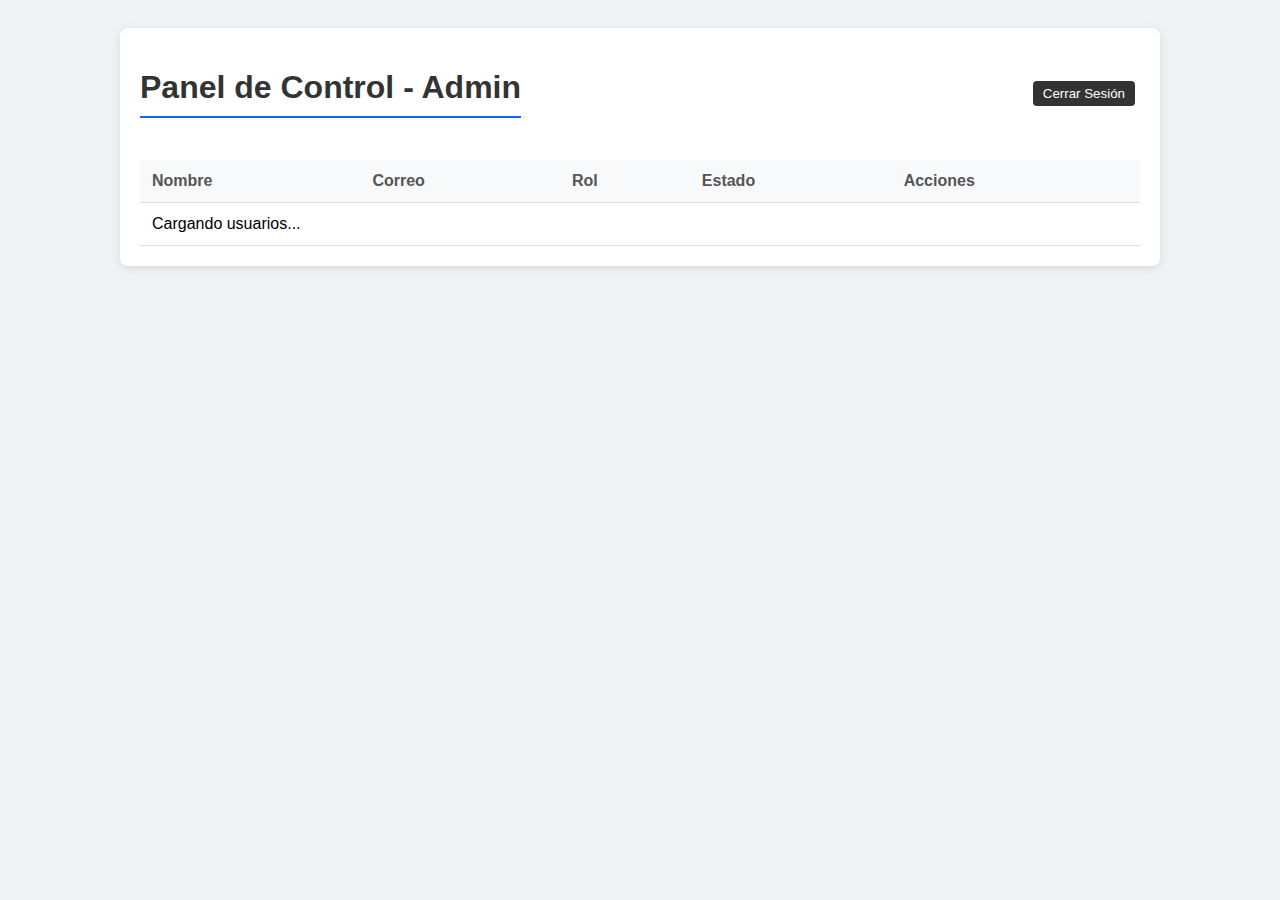
<file: frontend/admin.html>
<!DOCTYPE html>
<html lang="es">
<head>
    <meta charset="UTF-8">
    <title>Panel de Administración</title>
    <link rel="stylesheet" href="https://cdnjs.cloudflare.com/ajax/libs/font-awesome/6.5.2/css/all.min.css">
    <style>
        body { font-family: sans-serif; background: #f0f2f5; padding: 20px; }
        .container { max-width: 1000px; margin: 0 auto; background: white; padding: 20px; border-radius: 8px; box-shadow: 0 2px 10px rgba(0,0,0,0.1); }
        h1 { color: #333; border-bottom: 2px solid #0b69ff; padding-bottom: 10px; }
        table { width: 100%; border-collapse: collapse; margin-top: 20px; }
        th, td { padding: 12px; text-align: left; border-bottom: 1px solid #ddd; }
        th { background: #f8f9fa; color: #555; }
        
        .badge { padding: 4px 8px; border-radius: 4px; font-size: 12px; font-weight: bold; }
        .badge-trabajador { background: #e3f2fd; color: #0d47a1; }
        .badge-cliente { background: #e8f5e9; color: #1b5e20; }
        .badge-admin { background: #f3e5f5; color: #4a148c; }
        
        .btn { padding: 5px 10px; border: none; border-radius: 4px; cursor: pointer; margin-right: 5px; }
        .btn-validar { background: #28a745; color: white; }
        .btn-bloquear { background: #ffc107; color: black; }
        .btn-borrar { background: #dc3545; color: white; }
        .btn-desbloquear { background: #17a2b8; color: white; }
        
        .bloqueado-row { background-color: #fff3cd; }
    </style>
</head>
<body>

    <div class="container">
        <div style="display:flex; justify-content:space-between; align-items:center;">
            <h1>Panel de Control - Admin</h1>
            <button onclick="window.location.href='login.html'" class="btn" style="background:#333; color:white;">Cerrar Sesión</button>
        </div>

        <table>
            <thead>
                <tr>
                    <th>Nombre</th>
                    <th>Correo</th>
                    <th>Rol</th>
                    <th>Estado</th>
                    <th>Acciones</th>
                </tr>
            </thead>
            <tbody id="tabla-usuarios">
                <tr><td colspan="5">Cargando usuarios...</td></tr>
            </tbody>
        </table>
    </div>

    <script>
        async function cargarUsuarios() {
            try {
                const res = await fetch("http://localhost:8080/admin/usuarios");
                const usuarios = await res.json();
                
                const tbody = document.getElementById('tabla-usuarios');
                tbody.innerHTML = "";

                usuarios.forEach(u => {
                    const esBloqueado = u.bloqueado_hasta != null;
                    const claseFila = esBloqueado ? 'bloqueado-row' : '';
                    
                    // Determinar estado texto
                    let estadoHTML = "";
                    if (esBloqueado) estadoHTML = `<span style="color:red"> Bloqueado</span>`;
                    else if (u.rol === 'Trabajador' && !u.validado_por_admin) estadoHTML = `<span style="color:orange">⏳ Pendiente</span>`;
                    else estadoHTML = `<span style="color:green"> Activo</span>`;

                    // Botones dinámicos
                    let botones = "";
                    
                    // Botón Validar (Solo Trabajadores Pendientes)
                    if (u.rol === 'Trabajador' && !u.validado_por_admin) {
                        botones += `<button class="btn btn-validar" onclick="accion('${u.id}', 'validar')"><i class="fas fa-check"></i> Aceptar</button>`;
                    }

                    // Botón Bloquear/Desbloquear (No te puedes bloquear a ti mismo si eres Admin)
                    if (u.rol !== 'Admin') {
                        if (esBloqueado) {
                            botones += `<button class="btn btn-desbloquear" onclick="accion('${u.id}', 'desbloquear')">🔓 Desbloq</button>`;
                        } else {
                            botones += `<button class="btn btn-bloquear" onclick="bloquear('${u.id}')">⛔ Bloquear</button>`;
                        }
                        botones += `<button class="btn btn-borrar" onclick="accion('${u.id}', 'borrar')"><i class="fas fa-trash"></i></button>`;
                    }

                    const row = `
                        <tr class="${claseFila}">
                            <td>${u.nombre} ${u.apellidos}</td>
                            <td>${u.correo_electronico}</td>
                            <td><span class="badge badge-${u.rol.toLowerCase()}">${u.rol}</span></td>
                            <td>${estadoHTML}</td>
                            <td>${botones}</td>
                        </tr>
                    `;
                    tbody.innerHTML += row;
                });

            } catch (e) {
                alert("Error cargando usuarios. ¿Eres admin?");
                console.error(e);
            }
        }

        async function accion(id, tipo, dias=0) {
            if (tipo === 'borrar' && !confirm("¿Seguro que quieres borrar a este usuario?")) return;

            try {
                const res = await fetch("http://localhost:8080/admin/accion", {
                    method: "POST",
                    headers: { "Content-Type": "application/json" },
                    body: JSON.stringify({ usuario_id: id, accion: tipo, dias_bloqueo: dias })
                });
                const data = await res.json();
                if(res.ok) {
                    alert(data.mensaje);
                    cargarUsuarios(); // Recargar tabla
                } else {
                    alert("Error: " + data.detail);
                }
            } catch (e) { console.error(e); }
        }

        function bloquear(id) {
            const dias = prompt("¿Por cuántos días quieres bloquearlo?", "7");
            if (dias) {
                accion(id, 'bloquear', parseInt(dias));
            }
        }

        // Iniciar
        cargarUsuarios();
    </script>
</body>
</html>


  <!-- Ingresa como Admin:
    * **Correo: admin@sistema.com
    * **Password: admin123 -->
</file>
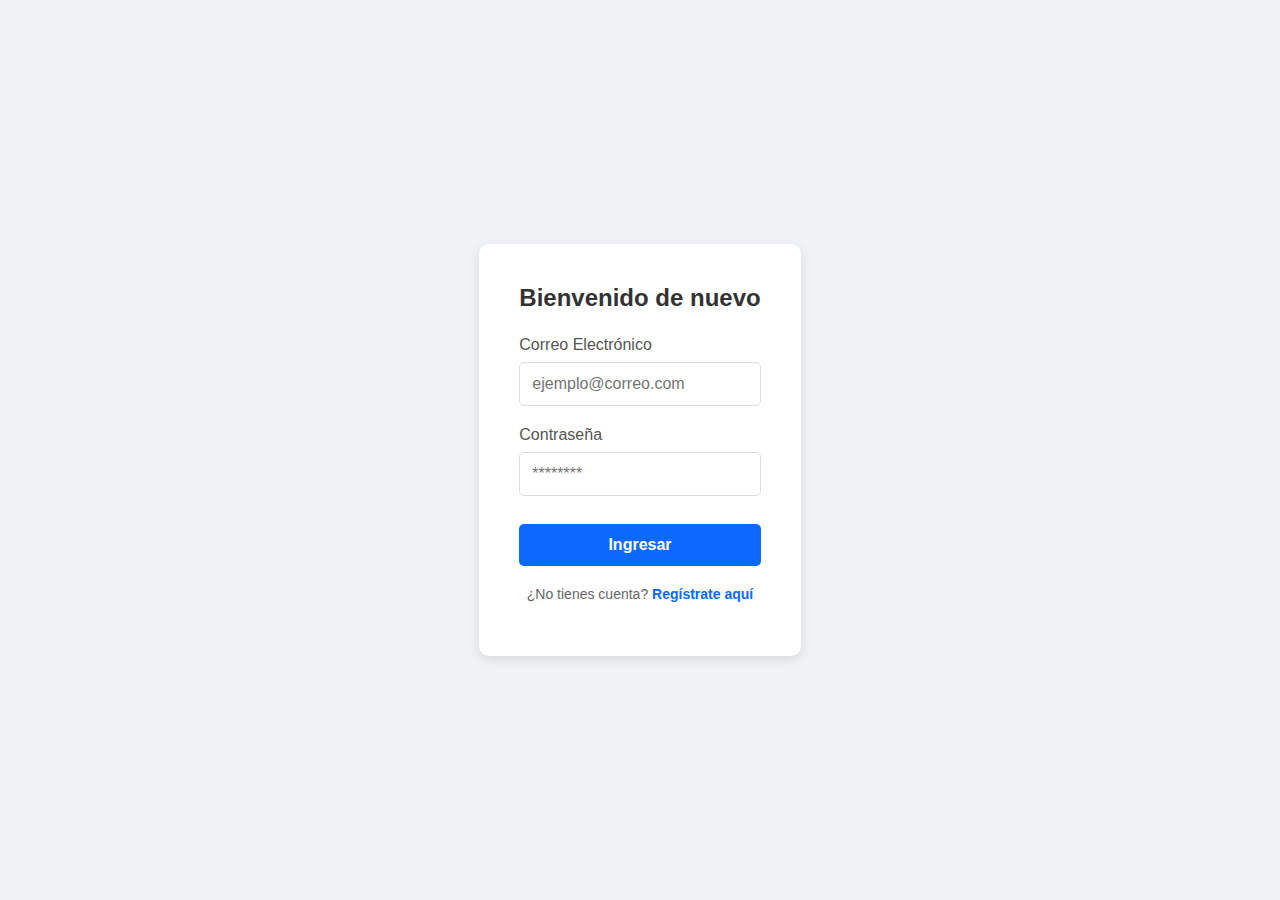
<file: frontend/login.html>
<!DOCTYPE html>
<html lang="es">
<head>
    <meta charset="UTF-8">
    <meta name="viewport" content="width=device-width, initial-scale=1.0">
    <title>Iniciar Sesión</title>
    <link rel="stylesheet" href="https://cdnjs.cloudflare.com/ajax/libs/font-awesome/6.5.2/css/all.min.css">
    <link rel="stylesheet" href="login.css">
</head>
<body>

    <div class="login-container">
        <div class="login-box">
            <h2>Bienvenido de nuevo</h2>
            
            <form id="login-form">
                <div class="input-group">
                    <label for="correo">Correo Electrónico</label>
                    <input type="email" id="correo" required placeholder="ejemplo@correo.com">
                </div>

                <div class="input-group">
                    <label for="password">Contraseña</label>
                    <input type="password" id="password" required placeholder="********">
                </div>

                <button type="submit" class="login-button">Ingresar</button>
            </form>

            <div style="margin-top: 20px;">
                <p style="font-size: 14px; color: #666;">
                    ¿No tienes cuenta? <a href="registro.html" style="color: #0b69ff; text-decoration: none; font-weight: bold;">Regístrate aquí</a>
                </p>
            </div>
        </div>
    </div>

    <script>
        document.getElementById('login-form').addEventListener('submit', async (e) => {
            e.preventDefault();

            const datos = {
                correo: document.getElementById('correo').value,
                password: document.getElementById('password').value
            };

            try {
                const respuesta = await fetch("http://localhost:8080/login", {
                    method: "POST",
                    headers: { "Content-Type": "application/json" },
                    body: JSON.stringify(datos)
                });

                const resultado = await respuesta.json();

                if (respuesta.ok) {
                    // Depuración: Ver en consola qué rol detectó
                    console.log("Login exitoso. Es Admin?:", resultado.usuario.es_admin);

                    localStorage.setItem("usuario_nombre", resultado.usuario.nombre);
                    localStorage.setItem("usuario_id", resultado.usuario.id);
                    // Guardamos roles para usarlos en principal.html
                    localStorage.setItem("es_trabajador", resultado.usuario.es_trabajador);
                    localStorage.setItem("es_admin", resultado.usuario.es_admin); 
                    
                    alert("¡Bienvenido " + resultado.usuario.nombre + "!");
                    
                    // --- REDIRECCIÓN CORREGIDA ---
                    if (resultado.usuario.es_admin === true) {
                        // Si es Admin -> Panel Admin
                        window.location.href = "admin.html"; 
                    } else {
                        // Si es Cliente/Trabajador -> Dashboard Principal
                        window.location.href = "index.html"; 
                    }
                    
                } else {
                    alert("Error: El correo o la contraseña son incorrectas.");
                }

            } catch (error) {
                console.error(error);
                alert("No se pudo conectar con el servidor.");
            }
        });
    </script>

</body>
</html>
</file>
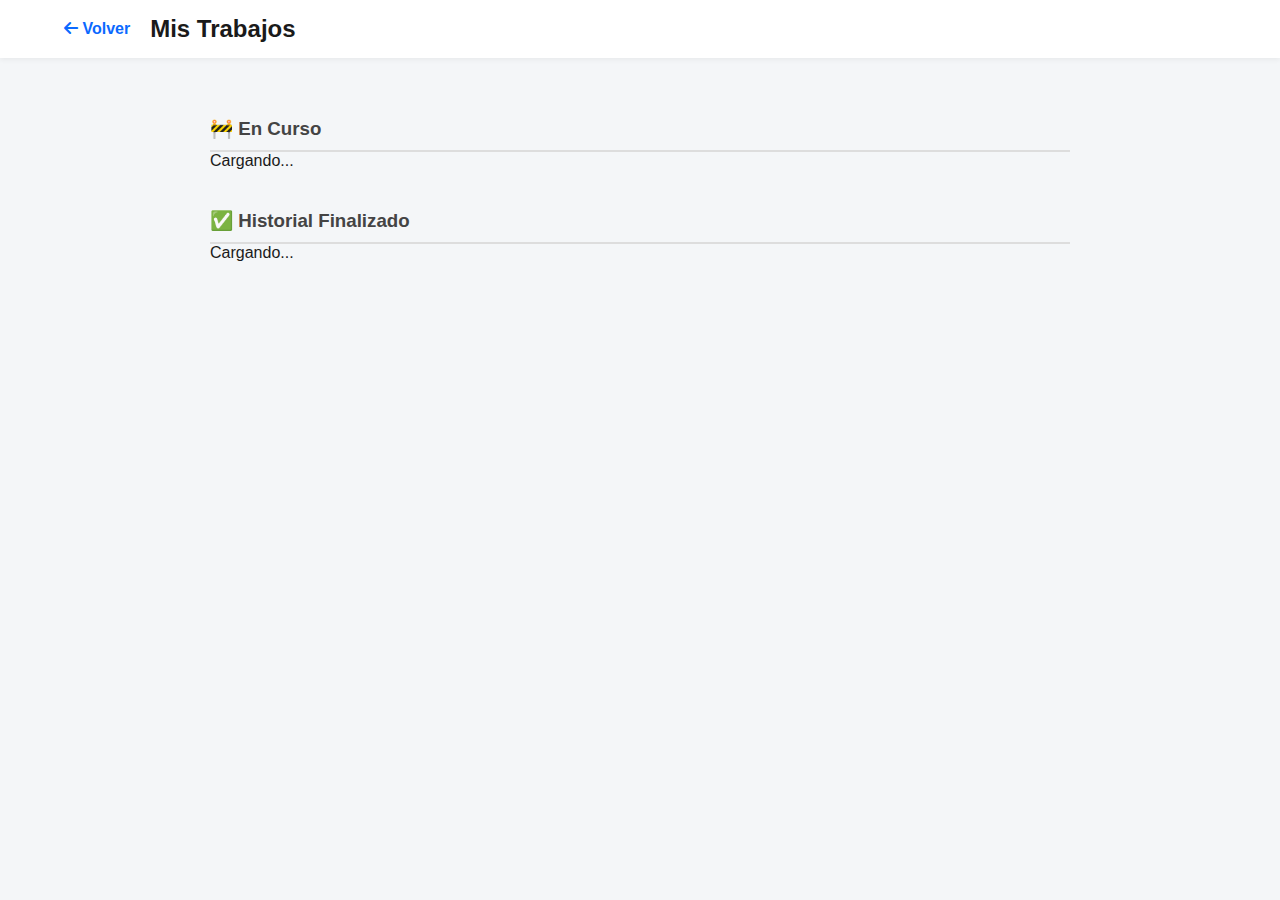
<file: frontend/mis_trabajos.html>
<!DOCTYPE html>
<html lang="es">
<head>
    <meta charset="UTF-8">
    <meta name="viewport" content="width=device-width, initial-scale=1.0">
    <title>Mis Trabajos</title>
    <link rel="stylesheet" href="https://cdnjs.cloudflare.com/ajax/libs/font-awesome/6.5.2/css/all.min.css">
    <link rel="stylesheet" href="principal.css">
    <style>
        body { background-color: #f4f6f8; }
        .container { max-width: 900px; margin: 40px auto; padding: 20px; }
        .card-trabajo-activo {
            background: white; border-radius: 10px; padding: 20px; margin-bottom: 20px;
            border-left: 5px solid #28a745; box-shadow: 0 4px 10px rgba(0,0,0,0.05);
        }
        .card-historial {
            background: #f9f9f9; border-radius: 10px; padding: 15px; margin-bottom: 15px; opacity: 0.8;
        }
    </style>
</head>
<body>

    <div style="background: white; padding: 15px 5%; display: flex; align-items: center; box-shadow: 0 2px 5px rgba(0,0,0,0.05);">
        <div style="font-weight: bold; color: #0b69ff; cursor:pointer; margin-right:20px;" onclick="window.location.href='index.html'">
            <i class="fas fa-arrow-left"></i> Volver
        </div>
        <h2>Mis Trabajos</h2>
    </div>

    <div class="container">
        <h3 style="color:#444; border-bottom:2px solid #ddd; padding-bottom:10px;">🚧 En Curso</h3>
        <div id="lista-activos">Cargando...</div>

        <h3 style="color:#444; border-bottom:2px solid #ddd; padding-bottom:10px; margin-top:40px;">✅ Historial Finalizado</h3>
        <div id="lista-historial">Cargando...</div>
    </div>

    <script>
        const API_URL = "https://servicios-api-4zmt.onrender.com";
        const usuarioId = localStorage.getItem("usuario_id");

        document.addEventListener("DOMContentLoaded", async () => {
            const res = await fetch(`${API_URL}/trabajador/mis-trabajos/${usuarioId}`);
            const trabajos = await res.json();

            const divActivos = document.getElementById("lista-activos");
            const divHistorial = document.getElementById("lista-historial");
            divActivos.innerHTML = ""; divHistorial.innerHTML = "";

            if(trabajos.length === 0) {
                divActivos.innerHTML = "<p>No tienes trabajos asignados aún.</p>";
                divHistorial.innerHTML = "";
                return;
            }

            trabajos.forEach(t => {
                const telefonoCliente = t.cliente_telefono.replace(/\D/g,'');
                const waLink = `https://wa.me/52${telefonoCliente}`;

                // TARJETA GENÉRICA
                let html = `
                    <div class="${t.estado === 'EN_PROCESO' ? 'card-trabajo-activo' : 'card-historial'}">
                        <div style="display:flex; justify-content:space-between;">
                            <h3>${t.titulo}</h3>
                            <span style="font-weight:bold; color:${t.estado === 'EN_PROCESO' ? '#28a745' : '#666'}">${t.estado}</span>
                        </div>
                        <p><i class="fas fa-map-marker-alt"></i> ${t.direccion_texto}</p>
                        <p><i class="fas fa-user"></i> Cliente: ${t.cliente_nombre}</p>
                        
                        ${t.estado === 'EN_PROCESO' ? 
                            `<div style="margin-top:10px;">
                                <a href="${waLink}" target="_blank" style="background:#25D366; color:white; padding:8px 15px; border-radius:5px; text-decoration:none; font-weight:bold;">
                                    <i class="fab fa-whatsapp"></i> Chat con Cliente
                                </a>
                                <p style="font-size:12px; margin-top:10px; color:#666;">El cliente debe finalizar el servicio para recibir el pago.</p>
                             </div>` 
                            : 
                            `<div style="margin-top:10px; font-size:14px;">
                                <strong>Calificación:</strong> ${t.calificacion} ⭐ <br>
                                <em>"${t.resena || 'Sin comentarios'}"</em>
                             </div>`
                        }
                    </div>
                `;

                if(t.estado === 'EN_PROCESO') divActivos.innerHTML += html;
                else divHistorial.innerHTML += html; // ACEPTADO o TERMINADO
            });
        });
    </script>
</body>
</html>
</file>
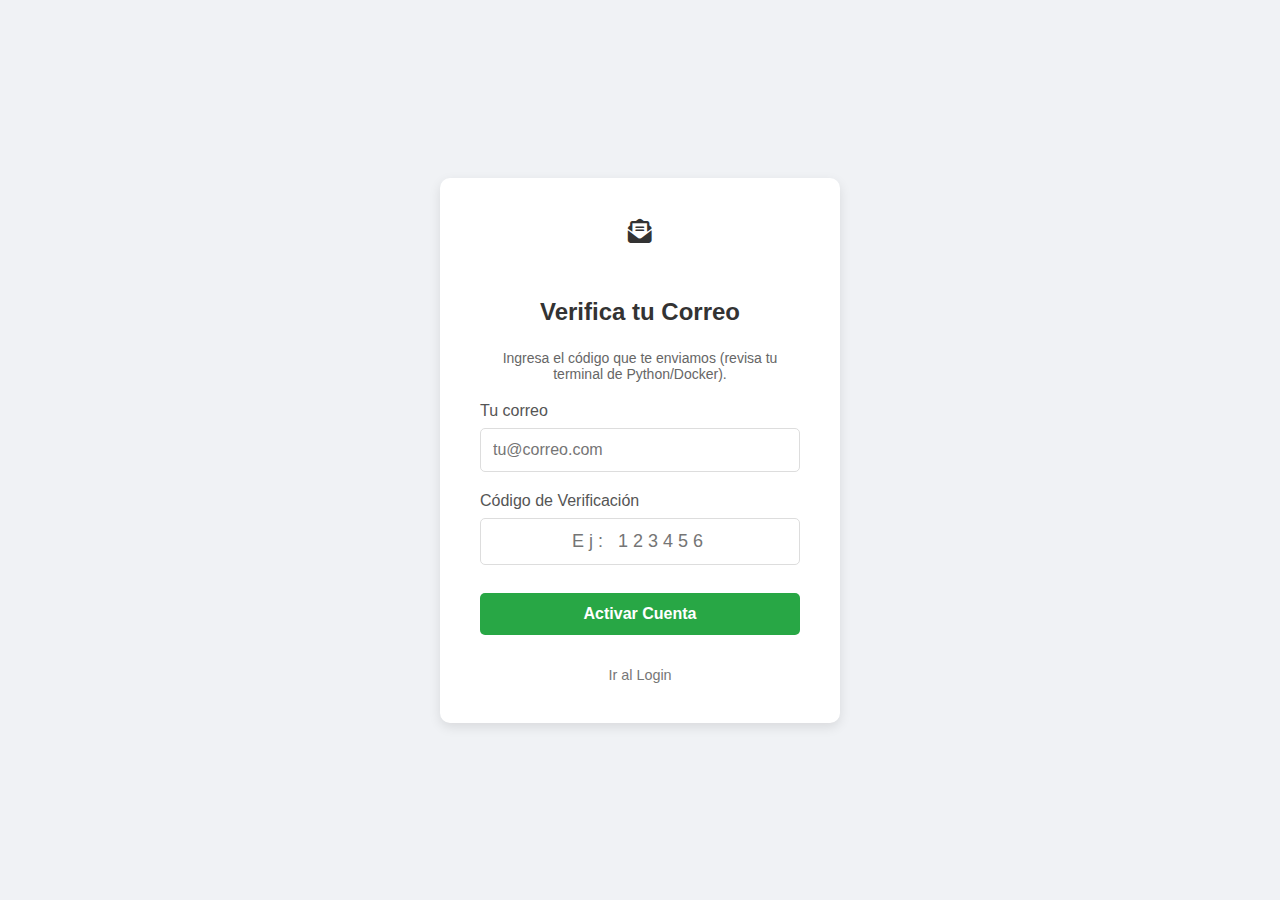
<file: frontend/verificar.html>
<!DOCTYPE html>
<html lang="es">
<head>
    <meta charset="UTF-8">
    <meta name="viewport" content="width=device-width, initial-scale=1.0">
    <title>Verificar Cuenta</title>
    <link rel="stylesheet" href="https://cdnjs.cloudflare.com/ajax/libs/font-awesome/6.5.2/css/all.min.css">
    <link rel="stylesheet" href="login.css">
</head>
<body>

    <div class="login-container">
        <div class="login-box">
            <div class="icon-bg" style="margin: 0 auto 20px; width: 60px; height: 60px; font-size: 24px;">
                <i class="fas fa-envelope-open-text"></i>
            </div>
            <h2>Verifica tu Correo</h2>
            <p style="color: #666; margin-bottom: 20px; font-size: 14px;">
                Ingresa el código que te enviamos (revisa tu terminal de Python/Docker).
            </p>

            <form id="form-verificacion">
                <div class="input-group">
                    <label for="correo">Tu correo</label>
                    <input type="email" id="correo" required placeholder="tu@correo.com">
                </div>

                <div class="input-group">
                    <label for="codigo">Código de Verificación</label>
                    <input type="text" id="codigo" required placeholder="Ej: 123456" maxlength="6" style="letter-spacing: 5px; text-align: center; font-size: 18px;">
                </div>

                <button type="submit" class="login-button" style="background-color: #28a745;">Activar Cuenta</button>
            </form>
            
            <a href="login.html" class="back-to-home">Ir al Login</a>
        </div>
    </div>

    <script>
        // 1. AUTO-RELLENAR CORREO
        // Detecta si venimos del registro con el correo en la URL (?correo=...)
        document.addEventListener("DOMContentLoaded", () => {
            const params = new URLSearchParams(window.location.search);
            const correoUrl = params.get("correo");
            if (correoUrl) {
                document.getElementById("correo").value = correoUrl;
            }
        });

        // 2. LÓGICA DE VERIFICACIÓN
        document.getElementById('form-verificacion').addEventListener('submit', async (e) => {
            e.preventDefault();

            const datos = {
                correo: document.getElementById('correo').value,
                codigo: document.getElementById('codigo').value
            };

            try {
                const respuesta = await fetch("https://servicios-api-4zmt.onrender.com/verificar-cuenta", {
                    method: "POST",
                    headers: { "Content-Type": "application/json" },
                    body: JSON.stringify(datos)
                });

                const resultado = await respuesta.json();

                if (respuesta.ok) {
                    alert("✨ Cuenta verificada correctamente.");
                    // IMPORTANTE: Al Login para que detecte el rol (Trabajador o Cliente)
                    window.location.href = "login.html";
                } else {
                    alert("Error tu codigo no es el correcto");
                }

            } catch (error) {
                console.error(error);
                alert("Error de conexión con el servidor.");
            }
        });
    </script>
</body>
</html>
</file>
<file: frontend/login.css>
/* Usamos las variables de color de style.css */
:root {
    --color-principal: #0b69ff; 
    --color-texto: #333;
}

body {
    font-family: -apple-system, BlinkMacSystemFont, "Segoe UI", Roboto, Helvetica, Arial, sans-serif;
    background-color: #f0f2f5; 
    display: flex;
    justify-content: center;
    align-items: center;
    min-height: 100vh;
    margin: 0;
    color: var(--color-texto);
}

.login-container {
    padding: 20px;
}

.login-box {
    background-color: #ffffff;
    padding: 2.5rem;
    border-radius: 10px;
    box-shadow: 0 4px 12px rgba(0,0,0,0.1);
    width: 100%;
    max-width: 400px;
    text-align: center;
    box-sizing: border-box;
}

.login-box h2 {
    margin-top: 0;
    margin-bottom: 1.5rem;
    font-size: 24px;
    color: var(--color-texto);
}

.input-group {
    text-align: left;
    margin-bottom: 1.25rem;
}

.input-group label {
    display: block;
    margin-bottom: 0.5rem;
    font-weight: 500;
    color: #555;
}

.input-group input {
    width: 100%;
    padding: 0.75rem;
    border: 1px solid #ddd;
    border-radius: 5px;
    box-sizing: border-box; 
    font-size: 1rem;
}

.login-button {
    width: 100%;
    padding: 0.75rem;
    border: none;
    border-radius: 5px;
    background-color: var(--color-principal);
    color: white;
    font-size: 1rem;
    font-weight: bold;
    cursor: pointer;
    transition: background-color 0.2s ease;
    margin-top: 0.5rem;
}

.login-button:hover {
    background-color: #0056d6; 
}

.forgot-password {
    display: block;
    margin-top: 1rem;
    font-size: 0.9rem;
    color: var(--color-principal);
    text-decoration: none;
}

.forgot-password:hover {
    text-decoration: underline;
}

.back-to-home {
    display: block;
    margin-top: 2rem;
    font-size: 0.9rem;
    color: #777;
    text-decoration: none;
}

.back-to-home:hover {
    text-decoration: underline;
}


/* === ESTILOS NUEVOS PARA LA SELECCIÓN DE ROL === */

/* Clase de utilidad para ocultar secciones */
.hidden {
    display: none !important;
}

/* Contenedor de las opciones */
.role-options {
    display: flex;
    flex-direction: column;
    gap: 15px;
}

/* Tarjeta de cada rol */
.role-card {
    background-color: #f8f9fa;
    border: 2px solid #e9ecef;
    border-radius: 10px;
    padding: 15px;
    cursor: pointer;
    transition: all 0.2s ease;
    display: flex;
    align-items: center;
    text-align: left;
}

.role-card:hover {
    border-color: var(--color-principal, #0b69ff);
    background-color: #f0f7ff;
    transform: translateY(-2px);
    box-shadow: 0 4px 8px rgba(0,0,0,0.05);
}

/* Icono dentro de la tarjeta */
.role-card .icon-bg {
    width: 50px;
    height: 50px;
    background-color: #e6f0ff;
    color: var(--color-principal, #0b69ff);
    border-radius: 50%;
    display: flex;
    align-items: center;
    justify-content: center;
    font-size: 20px;
    margin-right: 15px;
    flex-shrink: 0;
}

.role-card h3 {
    margin: 0 0 5px 0;
    font-size: 18px;
    color: #333;
}

.role-card p {
    margin: 0;
    font-size: 13px;
    color: #666;
}

/* Flecha para volver atrás en el formulario */
.back-arrow {
    cursor: pointer;
    color: #666;
    font-size: 14px;
    margin-bottom: 15px;
    display: inline-block;
    font-weight: 500;
}

.back-arrow:hover {
    color: var(--color-principal, #0b69ff);
    text-decoration: underline;
}
</file>
<file: frontend/principal.css>
:root {
    --color-principal: #0b69ff;
    --color-hover: #0056d6;
    --texto-oscuro: #1a1a1a;
    --texto-claro: #666;
    --blanco: #ffffff;
    --gris-fondo: #f9f9f9;
}

* { margin: 0; padding: 0; box-sizing: border-box; font-family: 'Segoe UI', sans-serif; }

body { background-color: var(--blanco); color: var(--texto-oscuro); }

/* --- HEADER --- */
header {
    display: flex; justify-content: space-between; align-items: center;
    padding: 20px 5%; background: var(--blanco); box-shadow: 0 2px 10px rgba(0,0,0,0.05);
    position: sticky; top: 0; z-index: 100;
}

.logo { font-size: 24px; font-weight: bold; color: var(--color-principal); display: flex; align-items: center; gap: 10px; }
.nav-buttons a { text-decoration: none; font-weight: 600; margin-left: 20px; transition: 0.3s; }
.btn-login { color: var(--texto-oscuro); }
.btn-login:hover { color: var(--color-principal); }
.btn-registro { 
    background-color: var(--color-principal); color: var(--blanco); 
    padding: 10px 20px; border-radius: 25px; 
}
.btn-registro:hover { background-color: var(--color-hover); box-shadow: 0 4px 10px rgba(11, 105, 255, 0.3); }

/* --- HERO (PORTADA) --- */
.hero {
    text-align: center; padding: 80px 20px;
    background: linear-gradient(135deg, #f0f7ff 0%, #ffffff 100%);
}
.hero h1 { font-size: 48px; margin-bottom: 20px; line-height: 1.2; }
.hero span { color: var(--color-principal); }
.hero p { font-size: 18px; color: var(--texto-claro); max-width: 600px; margin: 0 auto 40px; }

.hero-buttons { display: flex; justify-content: center; gap: 20px; flex-wrap: wrap; }
.btn-grande {
    padding: 15px 30px; font-size: 18px; border-radius: 8px; text-decoration: none; font-weight: bold; transition: transform 0.2s;
    display: flex; align-items: center; gap: 10px;
}
.btn-grande:hover { transform: translateY(-3px); }
.btn-cliente { background-color: var(--color-principal); color: var(--blanco); }
.btn-trabajador { background-color: var(--texto-oscuro); color: var(--blanco); }

/* --- SERVICIOS --- */
.servicios { padding: 60px 5%; background-color: var(--blanco); text-align: center; }
.section-title { font-size: 32px; margin-bottom: 40px; }
.grid-servicios {
    display: grid; grid-template-columns: repeat(auto-fit, minmax(150px, 1fr)); gap: 30px; max-width: 1000px; margin: 0 auto;
}
.card-servicio {
    padding: 20px; border-radius: 15px; background: var(--gris-fondo); transition: 0.3s;
    display: flex; flex-direction: column; align-items: center; gap: 15px;
}
.card-servicio:hover { background: var(--blanco); box-shadow: 0 10px 20px rgba(0,0,0,0.1); transform: translateY(-5px); }
.icon-box {
    width: 60px; height: 60px; background: #e6f0ff; color: var(--color-principal);
    border-radius: 50%; display: flex; align-items: center; justify-content: center; font-size: 24px;
}

/* --- CÓMO FUNCIONA --- */
.pasos { padding: 60px 5%; background-color: #f8f9fa; text-align: center; }
.grid-pasos { display: flex; justify-content: center; gap: 50px; flex-wrap: wrap; margin-top: 40px; }
.paso { max-width: 250px; }
.paso-numero {
    font-size: 40px; font-weight: bold; color: #e1e4e8; margin-bottom: 10px;
}
.paso h3 { margin-bottom: 10px; }

/* --- FOOTER --- */
footer { background: #1a1a1a; color: white; text-align: center; padding: 40px 20px; margin-top: auto; }
.footer-links a { color: #ccc; text-decoration: none; margin: 0 10px; }
.footer-links a:hover { color: white; }

/* RESPONSIVO */
@media (max-width: 768px) {
    .hero h1 { font-size: 36px; }
    .grid-pasos { flex-direction: column; align-items: center; }
}

/* Estilo para el botón flotante (el signo de interrogación) */
#floating-button {
    position: fixed; /* Lo fija en la ventana, no en el contenido */
    bottom: 20px;
    right: 20px;
    width: 50px;
    height: 50px;
    border-radius: 50%; /* Lo hace circular */
    background-color: #007bff;
    color: white;
    font-size: 24px;
    font-weight: bold;
    border: none;
    cursor: pointer;
    box-shadow: 0 4px 8px rgba(0, 0, 0, 0.2);
    z-index: 1000; /* Asegura que esté por encima de otros elementos */
}

/* Contenedor principal de la ventana del chatbot */
#chat-window {
    position: fixed;
    bottom: 80px; /* Separado del botón */
    right: 20px;
    width: 350px; /* Ancho similar al de tu imagen */
    height: 450px;
    background: white;
    border: 1px solid #ddd;
    border-radius: 12px;
    box-shadow: 0 8px 16px rgba(0, 0, 0, 0.25);
    display: none; /* OCULTO por defecto */
    flex-direction: column;
    overflow: hidden;
    z-index: 999;
}

/* Header (Encabezado) */
#chat-header {
    padding: 15px;
    border-bottom: 1px solid #eee;
    font-weight: bold;
    font-size: 16px;
    background-color: #f7f7f7;
}

/* Área de Mensajes */
#chat-messages {
    flex-grow: 1;
    padding: 10px;
    overflow-y: auto; /* Permite scroll vertical */
    display: flex;
    flex-direction: column;
}

/* Estilo para cada mensaje */
.message {
    margin-bottom: 10px;
    padding: 8px 12px;
    border-radius: 15px;
    max-width: 80%;
    line-height: 1.4;
}
.user-message {
    align-self: flex-end; /* A la derecha */
    background-color: #007bff;
    color: white;
    border-bottom-right-radius: 3px;
}
.ai-message {
    align-self: flex-start; /* A la izquierda */
    background-color: #f0f0f0;
    color: #333;
    border-bottom-left-radius: 3px;
}
.ai-message p {
    margin: 0;
    /* Para que los saltos de línea se respeten y se vea bien */
    white-space: pre-wrap; 
}

/* Área de Input (Donde se escribe) */
#chat-input-area {
    display: flex;
    padding: 10px;
    border-top: 1px solid #eee;
    background-color: white;
}
#user-input {
    flex-grow: 1;
    padding: 10px;
    border: 1px solid #ddd;
    border-radius: 20px;
    margin-right: 10px;
}
#send-button {
    background-color: #007bff;
    color: white;
    border: none;
    border-radius: 20px;
    padding: 0 15px;
    cursor: pointer;
    font-weight: bold;
}
</file>
